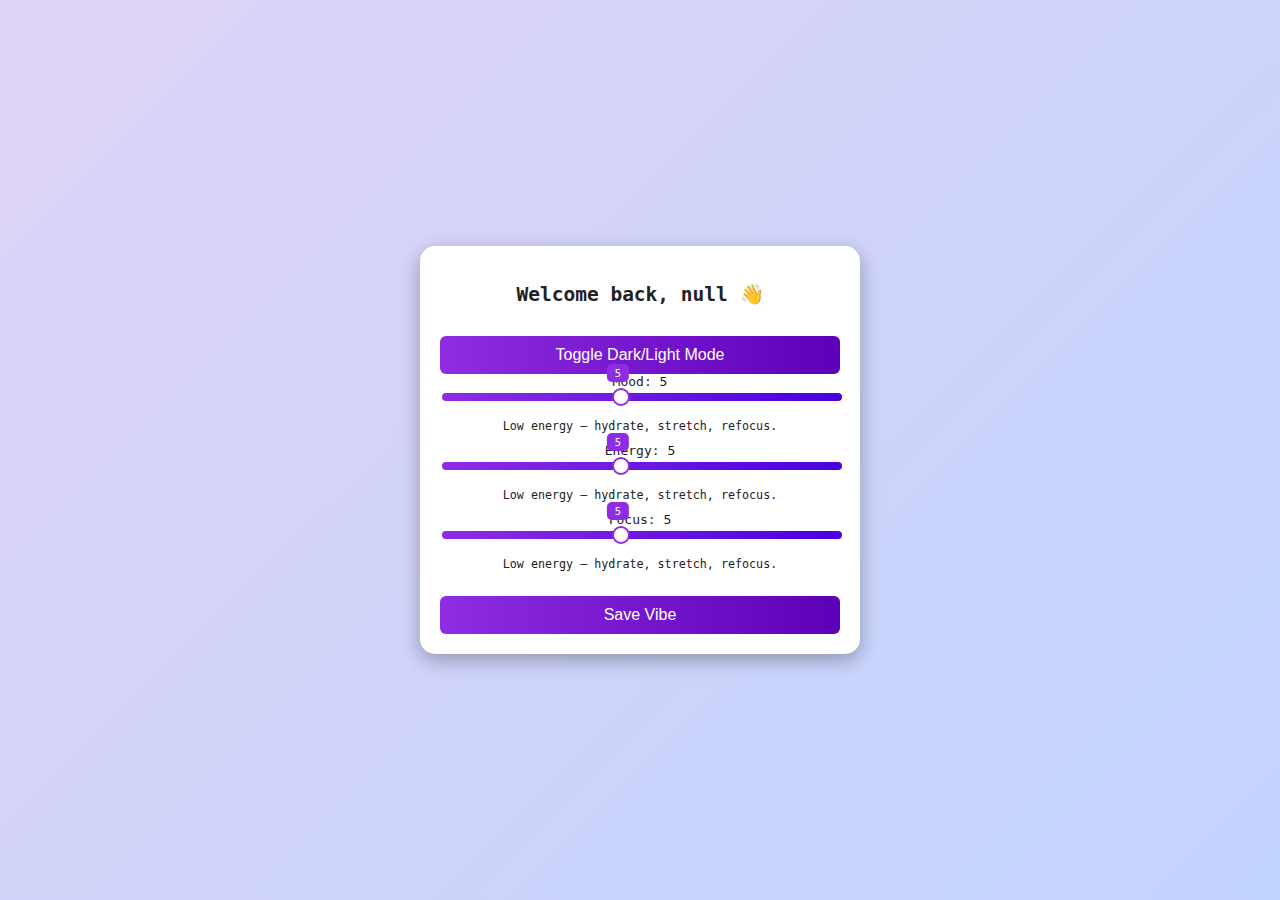
<file: templates/index.html>
<!DOCTYPE html>
<html>
<head>
<meta name="viewport" content="width=device-width, initial-scale=1.0">
<title>Programmer's Vibe Tracker</title>
<link rel="stylesheet" href="/static/style.css">
</head>
<body class="light-mode">
<div class="container">
    <h2>Programmer's Vibe Tracker</h2>

    <button id="themeToggle">Toggle Dark/Light Mode</button>

    <form id="vibeForm" method="POST">
        <label>Mood: <span id="moodVal">5</span></label>
        <div class="slider-container">
            <input type="range" name="mood" min="1" max="10" value="5" class="mood">
            <span class="tooltip" id="moodTooltip">5</span>
        </div>
        <p class="message" id="moodMsg"></p>

        <label>Energy: <span id="energyVal">5</span></label>
        <div class="slider-container">
            <input type="range" name="energy" min="1" max="10" value="5" class="energy">
            <span class="tooltip" id="energyTooltip">5</span>
        </div>
        <p class="message" id="energyMsg"></p>

        <label>Focus: <span id="focusVal">5</span></label>
        <div class="slider-container">
            <input type="range" name="focus" min="1" max="10" value="5" class="focus">
            <span class="tooltip" id="focusTooltip">5</span>
        </div>
        <p class="message" id="focusMsg"></p>

        <button type="submit">Save Vibe</button>
    </form>

    <p id="lowVibeMessage" style="display:none; font-weight:bold; margin-top:15px;">
        Time to take a break, coder! 😴
    </p>
</div>

<script>

    let username = localStorage.getItem("username");
    if (!username) {
        username = prompt("What’s your name?");
        localStorage.setItem("username", username);
    }
    
    document.querySelector("h2").textContent =
        "Welcome back, " + username + " 👋";
    // --- Theme Toggle ---
    const themeToggle = document.getElementById("themeToggle");
    const body = document.body;

    if(localStorage.getItem('theme')) {
        body.className = localStorage.getItem('theme');
    }

    themeToggle.addEventListener("click", () => {
        if(body.classList.contains("light-mode")) {
            body.classList.remove("light-mode");
            body.classList.add("dark-mode");
            localStorage.setItem('theme', 'dark-mode');
        } else {
            body.classList.remove("dark-mode");
            body.classList.add("light-mode");
            localStorage.setItem('theme', 'light-mode');
        }
    });

    // --- Slider & Vibe Messages ---
    const sliders = [
        {slider: document.querySelector(".mood"), val: document.getElementById("moodVal"), msg: document.getElementById("moodMsg"), tooltip: document.getElementById("moodTooltip")},
        {slider: document.querySelector(".energy"), val: document.getElementById("energyVal"), msg: document.getElementById("energyMsg"), tooltip: document.getElementById("energyTooltip")},
        {slider: document.querySelector(".focus"), val: document.getElementById("focusVal"), msg: document.getElementById("focusMsg"), tooltip: document.getElementById("focusTooltip")}
    ];

      function getMessage(value){
      if(value <= 3) return "Burnout warning 🚨 Take a real break.";
      if(value <= 5) return "Low energy — hydrate, stretch, refocus.";
      if(value <= 7) return "Stable vibe. Keep the flow.";
      return "Peak performance 🔥 You’re in the zone!";
    }

    function updateTooltip(sliderObj){
        const slider = sliderObj.slider;
        const tooltip = sliderObj.tooltip;
        const percent = (slider.value - slider.min) / (slider.max - slider.min);
        const offset = percent * slider.offsetWidth;
        tooltip.style.left = offset + "px";
        tooltip.textContent = slider.value;
    }

    sliders.forEach(obj => {
        obj.val.textContent = obj.slider.value;
        obj.msg.textContent = getMessage(obj.slider.value);
        updateTooltip(obj);

        obj.slider.addEventListener("input", () => {
            obj.val.textContent = obj.slider.value;
            obj.msg.textContent = getMessage(obj.slider.value);
            updateTooltip(obj);
        });
    });

    // --- Low Vibe Detection ---
    const form = document.getElementById("vibeForm");
    const lowMsg = document.getElementById("lowVibeMessage");

    form.addEventListener("submit", function(e){
        const mood = parseInt(sliders[0].slider.value);
        const energy = parseInt(sliders[1].slider.value);
        const focus = parseInt(sliders[2].slider.value);
        const avg = (mood + energy + focus)/3;

        if(avg < 4){
            e.preventDefault();
            lowMsg.style.display = "block";
            setTimeout(() => form.submit(), 2000);
        }
    });
</script>
</body>
</html>
</file>
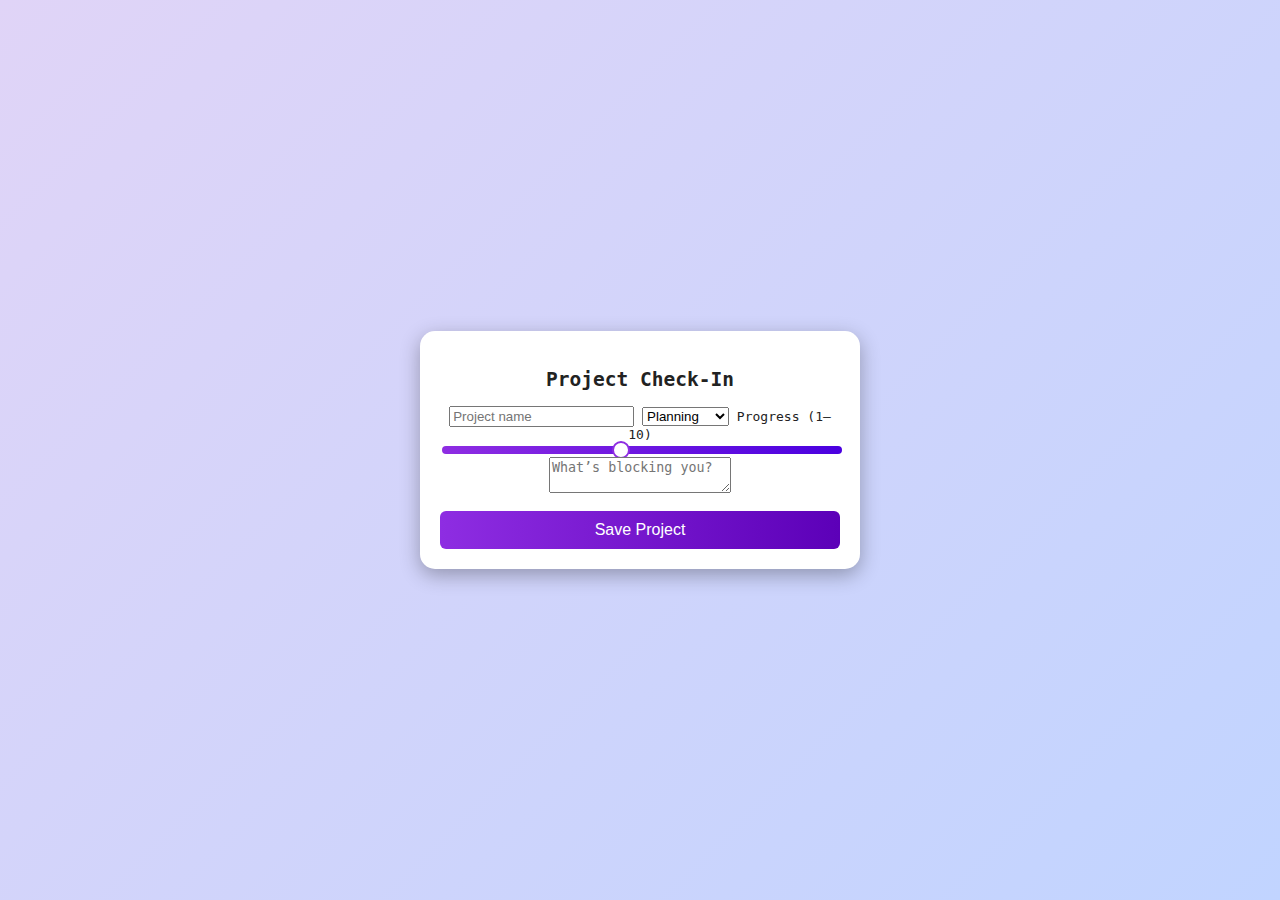
<file: templates/project.html>
<!DOCTYPE html>
<html>
<head>
<meta name="viewport" content="width=device-width, initial-scale=1.0">
<title>Project Tracker</title>
<link rel="stylesheet" href="/static/style.css">
</head>
<body class="light-mode">

<div class="container">
  <h2>Project Check-In</h2>

  <form method="POST">
    <input type="text" name="project_name" placeholder="Project name" required>

    <select name="stage" required>
      <option value="Planning">Planning</option>
      <option value="Coding">Coding</option>
      <option value="Debugging">Debugging</option>
      <option value="Testing">Testing</option>
      <option value="Deployed">Deployed</option>
    </select>

    <label>Progress (1–10)</label>
    <input type="range" name="progress" min="1" max="10" value="5">

    <textarea name="blocker" placeholder="What’s blocking you?"></textarea>

    <button type="submit">Save Project</button>
  </form>

</div>
</body>
</html>
</file>
<file: static/style.css>
/* --- General --- */
body {
  font-family: monospace;
  margin: 0;
  padding: 0;
  display: flex;
  justify-content: center;
  align-items: center;
  min-height: 100vh;
  transition: background 0.3s, color 0.3s;
}

/* --- Light Mode Background --- */
body.light-mode {
  background: linear-gradient(135deg, #e0d4f7, #c1d4ff);
  color: #222;
}

/* --- Dark Mode Background --- */
body.dark-mode {
  background: linear-gradient(135deg, #1e1e2f, #4b4276);
  color: #eee;
}

/* --- Container --- */
.container {
  width: 95%;
  max-width: 400px;
  padding: 20px;
  border-radius: 15px;
  box-shadow: 0 6px 20px rgba(0,0,0,0.3);
  text-align: center;
  background-color: #fff;
  transition: background-color 0.3s, box-shadow 0.3s;
}

body.dark-mode .container {
  background-color: #2c2c3e;
  box-shadow: 0 6px 20px rgba(0,0,0,0.5);
}

/* --- Headings --- */
h2 {
  font-size: 1.5em;
  margin-bottom: 15px;
}

/* --- Slider Container --- */
.slider-container {
  position: relative;
  width: 100%;
  margin-bottom: 15px;
}

/* --- Tooltips --- */
.tooltip {
  position: absolute;
  top: -25px;
  left: 50%;
  transform: translateX(-50%);
  background-color: #8e2de2;
  color: #fff;
  padding: 3px 8px;
  border-radius: 5px;
  font-size: 0.8em;
  pointer-events: none;
  transition: left 0.1s;
}

/* --- Sliders --- */
input[type=range] {
  width: 100%;
  height: 8px;
  border-radius: 5px;
  -webkit-appearance: none;
  background: linear-gradient(to right, #8e2de2, #4a00e0);
}

input[type=range]::-webkit-slider-thumb {
  -webkit-appearance: none;
  width: 18px;
  height: 18px;
  border-radius: 50%;
  background: #fff;
  border: 2px solid #8e2de2;
  cursor: pointer;
  transition: transform 0.2s;
}
input[type=range]:active::-webkit-slider-thumb {
  transform: scale(1.2);
}

input[type=range]::-moz-range-thumb {
  width: 18px;
  height: 18px;
  border-radius: 50%;
  background: #fff;
  border: 2px solid #8e2de2;
  cursor: pointer;
  transition: transform 0.2s;
}
input[type=range]:active::-moz-range-thumb {
  transform: scale(1.2);
}

/* --- Vibe Messages --- */
.message {
  font-size: 0.9em;
  margin-bottom: 10px;
}

/* --- Buttons --- */
button {
  width: 100%;
  padding: 10px;
  background: linear-gradient(to right, #8e2de2, #5c00b8);
  color: #fff;
  border: none;
  border-radius: 6px;
  margin-top: 15px;
  font-size: 1em;
  cursor: pointer;
  transition: background 0.3s, transform 0.2s;
}
button:hover {
  background: linear-gradient(to right, #a76aff, #7b00ff);
  transform: translateY(-2px);
}

/* --- Low Vibe Message --- */
#lowVibeMessage {
  font-weight: bold;
  margin-top: 15px;
  color: #e74c3c;
  display: none;
}

/* --- Dark Mode Adjustments --- */
body.dark-mode input[type=range] {
  background: linear-gradient(to right, #8e2de2, #4a00e0);
}
body.dark-mode button {
  background: linear-gradient(to right, #5c00b8, #2e0045);
}

.container {
  animation: fadeIn 0.8s ease;
}

@keyframes fadeIn {
  from { opacity: 0; transform: translateY(15px); }
  to { opacity: 1; transform: translateY(0); }
}

input[type=range]:active {
  box-shadow: 0 0 12px #8e2de2;
}

button:active {
  transform: scale(0.97);
}
</file>
